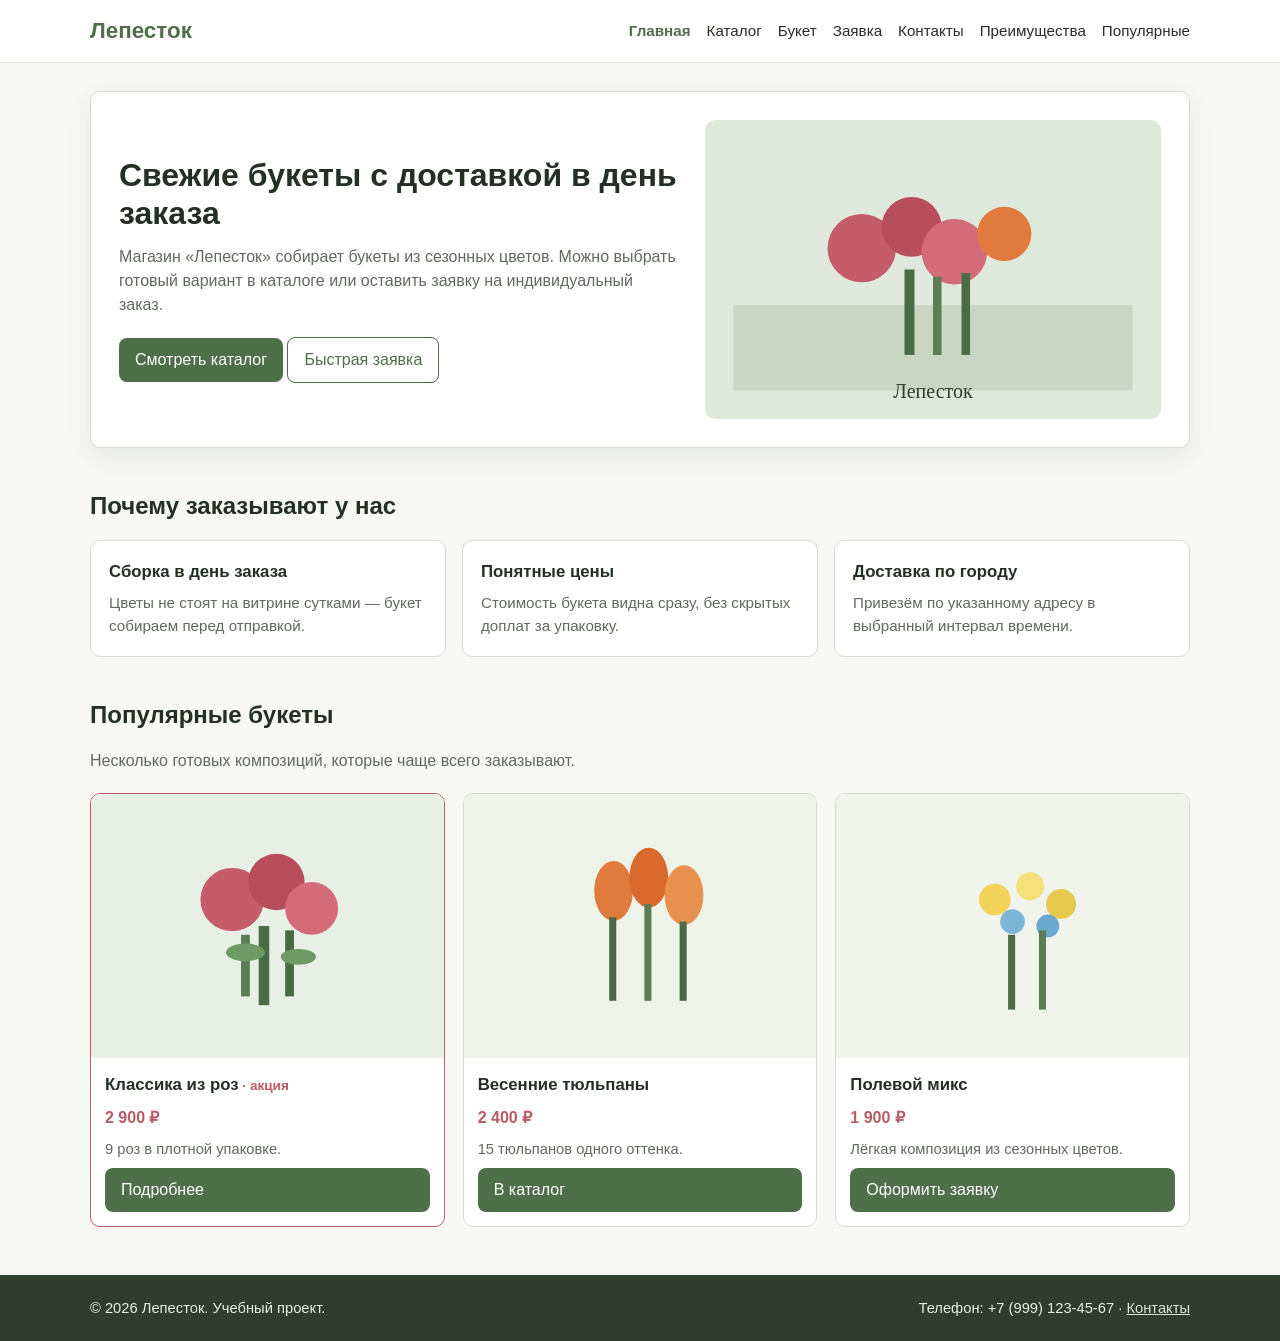
<file: index.html>
<!DOCTYPE html>
<html lang="ru">
<head>
  <meta charset="UTF-8">
  <meta name="viewport" content="width=device-width, initial-scale=1.0">
  <meta name="description" content="Лепесток — доставка свежих букетов по городу. Учебный интернет-магазин цветов.">
  <title>Лепесток — цветочный магазин</title>
  <link rel="stylesheet" href="css/style.css">
</head>
<body class="page">
  <header class="header">
    <div class="container header__inner">
      <a class="header__logo" href="index.html">Лепесток</a>
      <nav class="nav" aria-label="Основная навигация">
        <ul class="nav__list">
          <li><a class="nav__link nav__link--active" href="index.html">Главная</a></li>
          <li><a class="nav__link" href="catalog.html">Каталог</a></li>
          <li><a class="nav__link" href="product.html">Букет</a></li>
          <li><a class="nav__link" href="order.html">Заявка</a></li>
          <li><a class="nav__link" href="contacts.html">Контакты</a></li>
          <li><a class="nav__link" href="index.html#advantages">Преимущества</a></li>
          <li><a class="nav__link" href="index.html#popular">Популярные</a></li>
        </ul>
      </nav>
    </div>
  </header>

  <main class="main">
    <div class="container">
      <section class="hero">
        <div class="hero__content">
          <h1 class="hero__title">Свежие букеты с доставкой в день заказа</h1>
          <p class="hero__text">
            Магазин «Лепесток» собирает букеты из сезонных цветов.
            Можно выбрать готовый вариант в каталоге или оставить заявку на индивидуальный заказ.
          </p>
          <a class="button" href="catalog.html">Смотреть каталог</a>
          <button class="button button--ghost" type="button" data-modal-open>Быстрая заявка</button>
        </div>
        <img class="hero__image" src="images/hero.svg" alt="Витрина цветочного магазина Лепесток">
      </section>

      <section class="section" id="advantages">
        <h2 class="section__title">Почему заказывают у нас</h2>
        <div class="advantages">
          <article class="advantage">
            <h3 class="advantage__title">Сборка в день заказа</h3>
            <p class="advantage__text">Цветы не стоят на витрине сутками — букет собираем перед отправкой.</p>
          </article>
          <article class="advantage">
            <h3 class="advantage__title">Понятные цены</h3>
            <p class="advantage__text">Стоимость букета видна сразу, без скрытых доплат за упаковку.</p>
          </article>
          <article class="advantage">
            <h3 class="advantage__title">Доставка по городу</h3>
            <p class="advantage__text">Привезём по указанному адресу в выбранный интервал времени.</p>
          </article>
        </div>
      </section>

      <section class="section" id="popular">
        <h2 class="section__title">Популярные букеты</h2>
        <p class="section__text">Несколько готовых композиций, которые чаще всего заказывают.</p>
        <div class="products">
          <article class="product-card product-card--sale">
            <img class="product-card__image" src="images/bouquet-1.svg" alt="Букет красных роз">
            <div class="product-card__body">
              <h3 class="product-card__title">Классика из роз</h3>
              <p class="product-card__price">2 900 ₽</p>
              <p class="product-card__text">9 роз в плотной упаковке.</p>
              <a class="button" href="product.html">Подробнее</a>
            </div>
          </article>
          <article class="product-card">
            <img class="product-card__image" src="images/bouquet-2.svg" alt="Букет тюльпанов">
            <div class="product-card__body">
              <h3 class="product-card__title">Весенние тюльпаны</h3>
              <p class="product-card__price">2 400 ₽</p>
              <p class="product-card__text">15 тюльпанов одного оттенка.</p>
              <a class="button" href="catalog.html">В каталог</a>
            </div>
          </article>
          <article class="product-card">
            <img class="product-card__image" src="images/bouquet-3.svg" alt="Букет полевых цветов">
            <div class="product-card__body">
              <h3 class="product-card__title">Полевой микс</h3>
              <p class="product-card__price">1 900 ₽</p>
              <p class="product-card__text">Лёгкая композиция из сезонных цветов.</p>
              <a class="button" href="order.html">Оформить заявку</a>
            </div>
          </article>
        </div>
      </section>
    </div>
  </main>

  <footer class="footer" id="contacts">
    <div class="container footer__inner">
      <p class="footer__text">© 2026 Лепесток. Учебный проект.</p>
      <p class="footer__text">Телефон: +7 (999) 123-45-67 · <a href="contacts.html">Контакты</a></p>
    </div>
  </footer>

  <div class="modal" id="order-modal" aria-hidden="true">
    <div class="modal__overlay" data-modal-close></div>
    <div class="modal__dialog" role="dialog" aria-modal="true" aria-labelledby="modal-title">
      <div class="modal__header">
        <h2 class="modal__title" id="modal-title">Заявка на букет</h2>
        <button class="modal__close" type="button" data-modal-close aria-label="Закрыть">×</button>
      </div>
      <form class="form" id="order-form" novalidate>
        <div class="form__group">
          <label class="form__label" for="order-name">Имя *</label>
          <input class="form__input" id="order-name" name="name" type="text" required>
          <p class="form__error">Укажите имя (минимум 2 символа).</p>
        </div>
        <div class="form__group">
          <label class="form__label" for="order-phone">Телефон *</label>
          <input class="form__input" id="order-phone" name="phone" type="tel" placeholder="+7 999 123-45-67" required>
          <p class="form__error">Введите телефон в формате +7 или 8XXXXXXXXXX.</p>
        </div>
        <div class="form__group">
          <label class="form__label" for="order-comment">Комментарий</label>
          <textarea class="form__textarea" id="order-comment" name="comment" placeholder="Например: нужен букет к 18:00"></textarea>
        </div>
        <button class="button" type="submit">Отправить</button>
        <p class="form__hint">Поля со звёздочкой обязательны.</p>
      </form>
    </div>
  </div>

  <script src="js/main.js"></script>
</body>
</html>
</file>
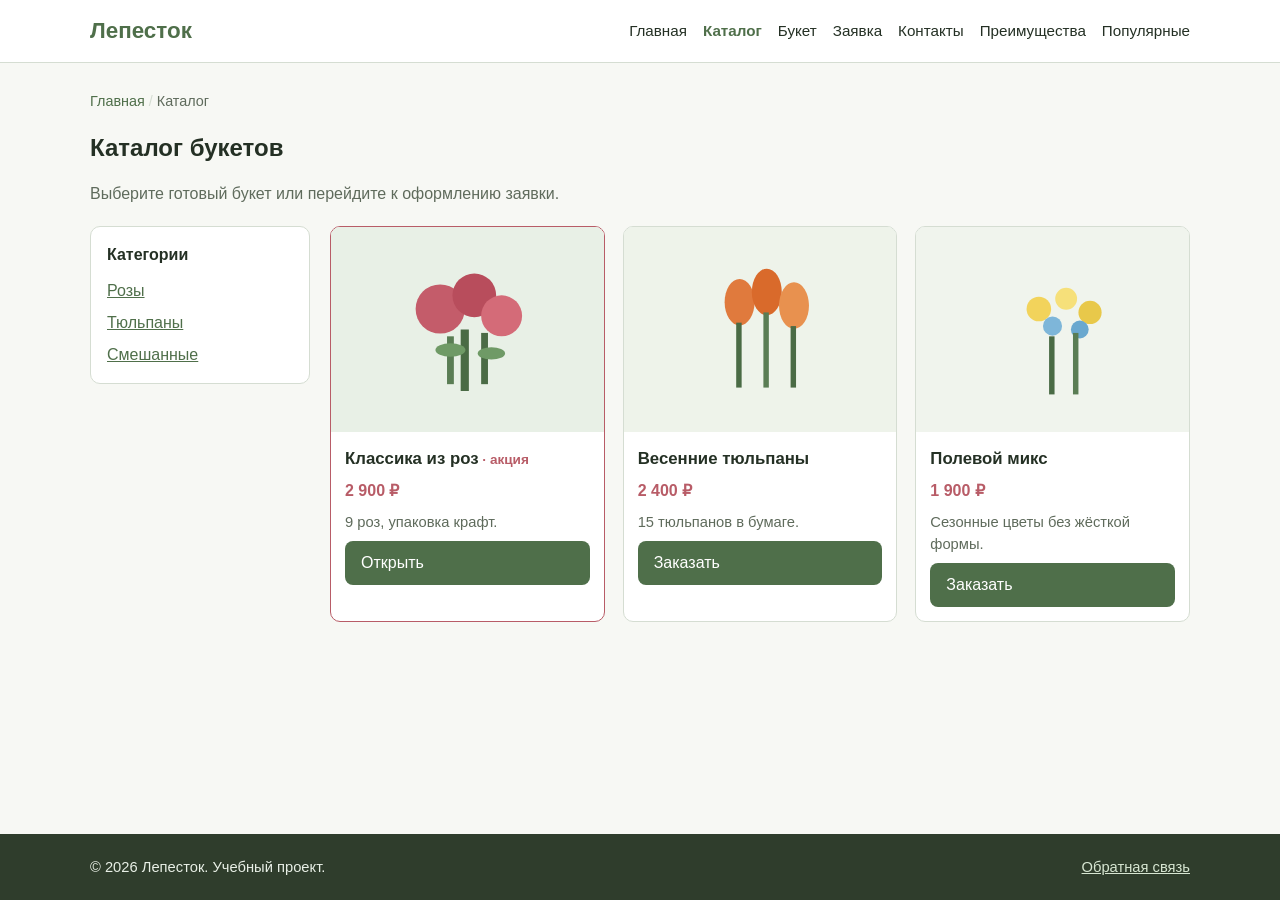
<file: catalog.html>
<!DOCTYPE html>
<html lang="ru">
<head>
  <meta charset="UTF-8">
  <meta name="viewport" content="width=device-width, initial-scale=1.0">
  <meta name="description" content="Каталог букетов магазина Лепесток: розы, тюльпаны, сезонные композиции.">
  <title>Каталог — Лепесток</title>
  <link rel="stylesheet" href="css/style.css">
</head>
<body class="page">
  <header class="header">
    <div class="container header__inner">
      <a class="header__logo" href="index.html">Лепесток</a>
      <nav class="nav" aria-label="Основная навигация">
        <ul class="nav__list">
          <li><a class="nav__link" href="index.html">Главная</a></li>
          <li><a class="nav__link nav__link--active" href="catalog.html">Каталог</a></li>
          <li><a class="nav__link" href="product.html">Букет</a></li>
          <li><a class="nav__link" href="order.html">Заявка</a></li>
          <li><a class="nav__link" href="contacts.html">Контакты</a></li>
          <li><a class="nav__link" href="index.html#advantages">Преимущества</a></li>
          <li><a class="nav__link" href="index.html#popular">Популярные</a></li>
        </ul>
      </nav>
    </div>
  </header>

  <main class="main">
    <div class="container">
      <nav class="breadcrumbs" aria-label="Хлебные крошки">
        <a href="index.html">Главная</a>
        <span>Каталог</span>
      </nav>

      <h1 class="section__title">Каталог букетов</h1>
      <p class="section__text">Выберите готовый букет или перейдите к оформлению заявки.</p>

      <div class="catalog-layout">
        <aside class="catalog-filters">
          <h2 class="catalog-filters__title">Категории</h2>
          <ul class="catalog-filters__list">
            <li><a href="#roses">Розы</a></li>
            <li><a href="#tulips">Тюльпаны</a></li>
            <li><a href="#mixed">Смешанные</a></li>
          </ul>
        </aside>

        <section class="catalog-products" aria-label="Список букетов">
          <div class="products">
            <article class="product-card product-card--sale" id="roses">
              <img class="product-card__image" src="images/bouquet-1.svg" alt="Букет красных роз">
              <div class="product-card__body">
                <h2 class="product-card__title">Классика из роз</h2>
                <p class="product-card__price">2 900 ₽</p>
                <p class="product-card__text">9 роз, упаковка крафт.</p>
                <a class="button" href="product.html">Открыть</a>
              </div>
            </article>

            <article class="product-card" id="tulips">
              <img class="product-card__image" src="images/bouquet-2.svg" alt="Букет тюльпанов">
              <div class="product-card__body">
                <h2 class="product-card__title">Весенние тюльпаны</h2>
                <p class="product-card__price">2 400 ₽</p>
                <p class="product-card__text">15 тюльпанов в бумаге.</p>
                <a class="button" href="order.html">Заказать</a>
              </div>
            </article>

            <article class="product-card" id="mixed">
              <img class="product-card__image" src="images/bouquet-3.svg" alt="Букет полевых цветов">
              <div class="product-card__body">
                <h2 class="product-card__title">Полевой микс</h2>
                <p class="product-card__price">1 900 ₽</p>
                <p class="product-card__text">Сезонные цветы без жёсткой формы.</p>
                <a class="button" href="order.html">Заказать</a>
              </div>
            </article>
          </div>
        </section>
      </div>
    </div>
  </main>

  <footer class="footer">
    <div class="container footer__inner">
      <p class="footer__text">© 2026 Лепесток. Учебный проект.</p>
      <p class="footer__text"><a href="index.html#contacts">Обратная связь</a></p>
    </div>
  </footer>
</body>
</html>
</file>
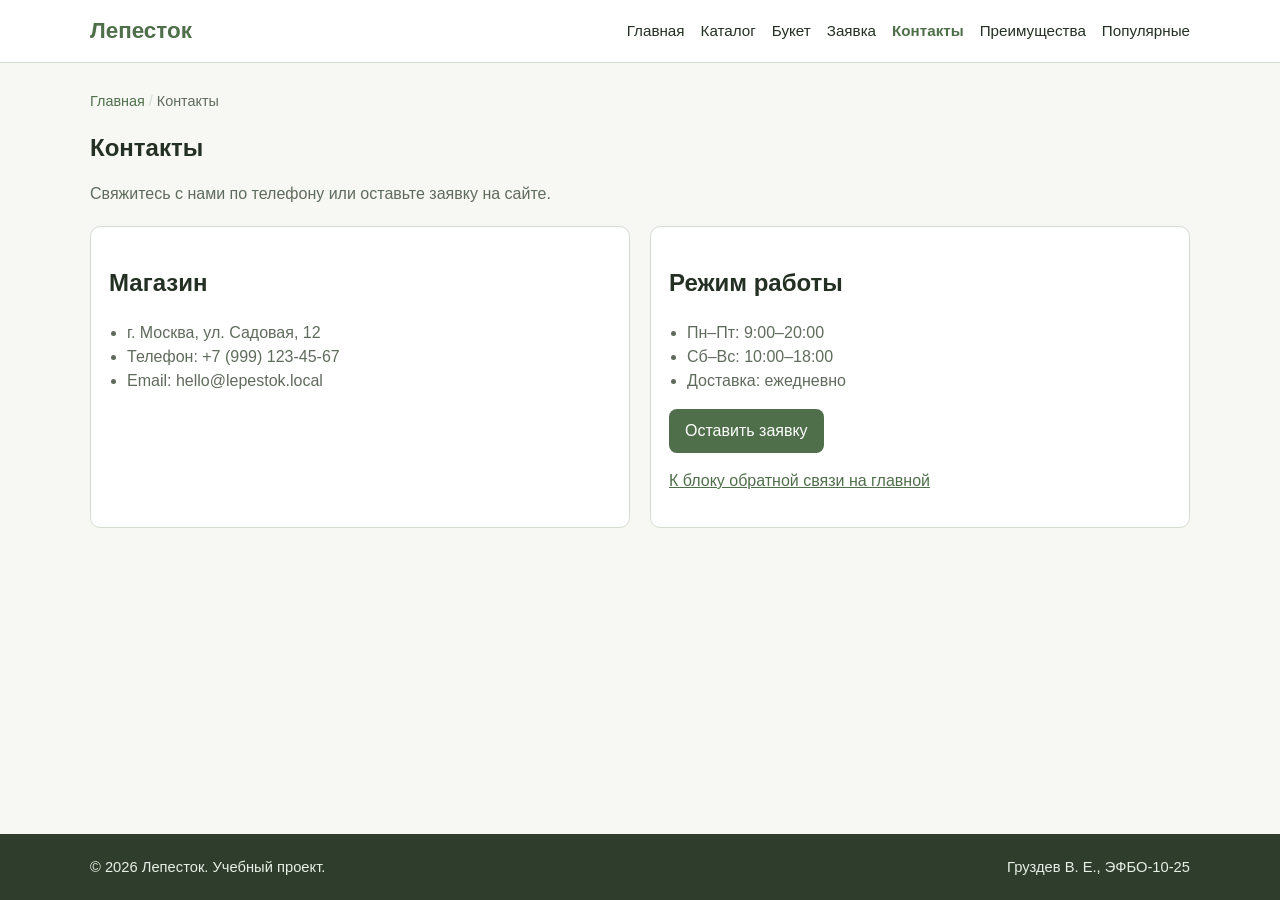
<file: contacts.html>
<!DOCTYPE html>
<html lang="ru">
<head>
  <meta charset="UTF-8">
  <meta name="viewport" content="width=device-width, initial-scale=1.0">
  <meta name="description" content="Контакты цветочного магазина Лепесток: адрес, телефон, режим работы.">
  <title>Контакты — Лепесток</title>
  <link rel="stylesheet" href="css/style.css">
</head>
<body class="page">
  <header class="header">
    <div class="container header__inner">
      <a class="header__logo" href="index.html">Лепесток</a>
      <nav class="nav" aria-label="Основная навигация">
        <ul class="nav__list">
          <li><a class="nav__link" href="index.html">Главная</a></li>
          <li><a class="nav__link" href="catalog.html">Каталог</a></li>
          <li><a class="nav__link" href="product.html">Букет</a></li>
          <li><a class="nav__link" href="order.html">Заявка</a></li>
          <li><a class="nav__link nav__link--active" href="contacts.html">Контакты</a></li>
          <li><a class="nav__link" href="index.html#advantages">Преимущества</a></li>
          <li><a class="nav__link" href="index.html#popular">Популярные</a></li>
        </ul>
      </nav>
    </div>
  </header>

  <main class="main">
    <div class="container">
      <nav class="breadcrumbs" aria-label="Хлебные крошки">
        <a href="index.html">Главная</a>
        <span>Контакты</span>
      </nav>

      <h1 class="section__title">Контакты</h1>
      <p class="section__text">Свяжитесь с нами по телефону или оставьте заявку на сайте.</p>

      <div class="contacts">
        <section class="contacts__card">
          <h2>Магазин</h2>
          <ul class="contacts__list">
            <li>г. Москва, ул. Садовая, 12</li>
            <li>Телефон: +7 (999) 123-45-67</li>
            <li>Email: hello@lepestok.local</li>
          </ul>
        </section>
        <section class="contacts__card">
          <h2>Режим работы</h2>
          <ul class="contacts__list">
            <li>Пн–Пт: 9:00–20:00</li>
            <li>Сб–Вс: 10:00–18:00</li>
            <li>Доставка: ежедневно</li>
          </ul>
          <p><a class="button" href="order.html">Оставить заявку</a></p>
          <p><a href="index.html#contacts">К блоку обратной связи на главной</a></p>
        </section>
      </div>
    </div>
  </main>

  <footer class="footer">
    <div class="container footer__inner">
      <p class="footer__text">© 2026 Лепесток. Учебный проект.</p>
      <p class="footer__text">Груздев В. Е., ЭФБО-10-25</p>
    </div>
  </footer>
</body>
</html>
</file>
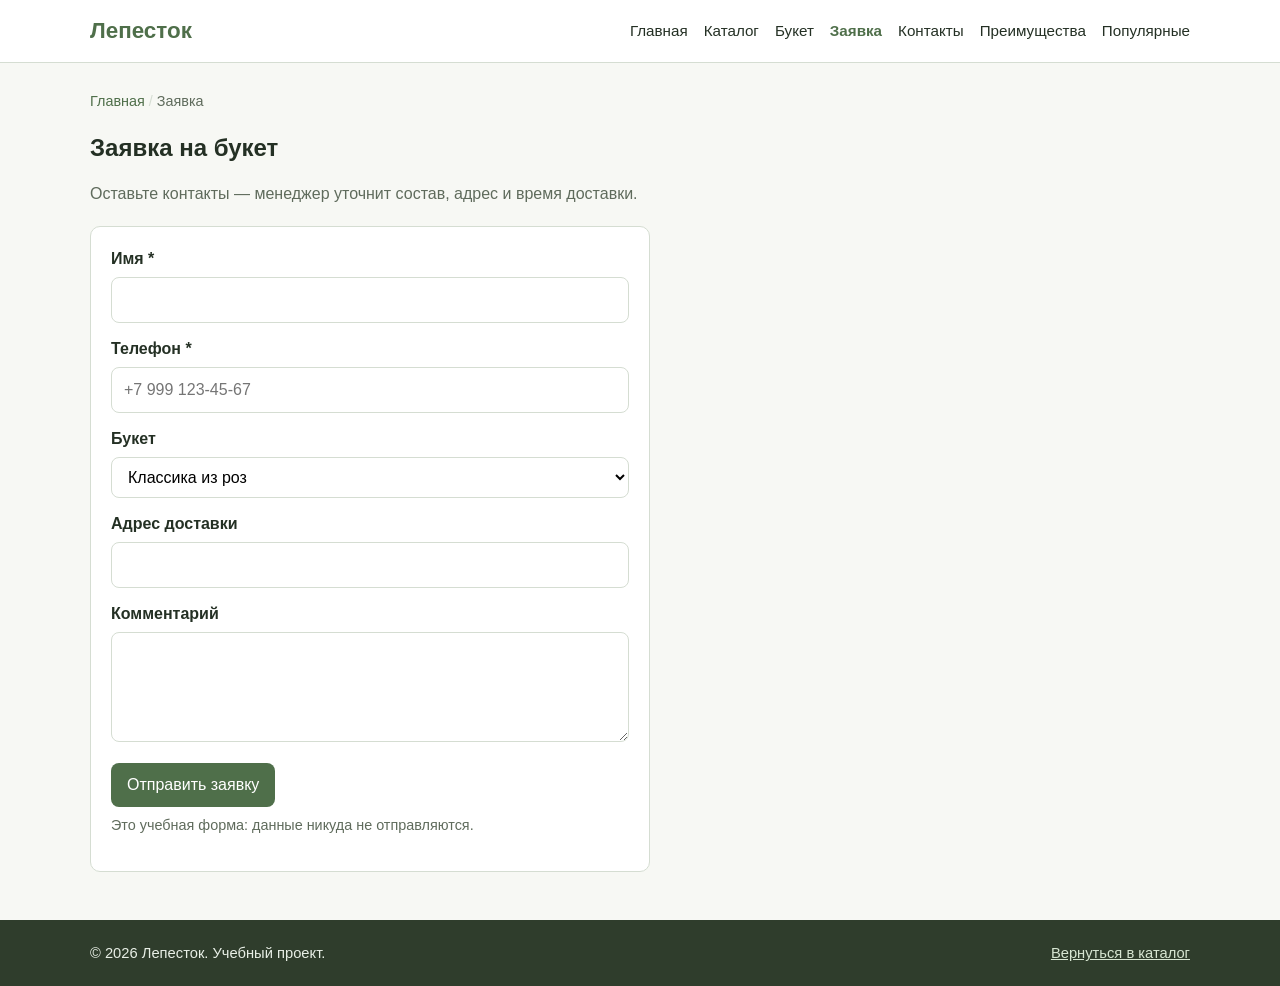
<file: order.html>
<!DOCTYPE html>
<html lang="ru">
<head>
  <meta charset="UTF-8">
  <meta name="viewport" content="width=device-width, initial-scale=1.0">
  <meta name="description" content="Форма заявки на букет в магазине Лепесток.">
  <title>Заявка — Лепесток</title>
  <link rel="stylesheet" href="css/style.css">
</head>
<body class="page">
  <header class="header">
    <div class="container header__inner">
      <a class="header__logo" href="index.html">Лепесток</a>
      <nav class="nav" aria-label="Основная навигация">
        <ul class="nav__list">
          <li><a class="nav__link" href="index.html">Главная</a></li>
          <li><a class="nav__link" href="catalog.html">Каталог</a></li>
          <li><a class="nav__link" href="product.html">Букет</a></li>
          <li><a class="nav__link nav__link--active" href="order.html">Заявка</a></li>
          <li><a class="nav__link" href="contacts.html">Контакты</a></li>
          <li><a class="nav__link" href="index.html#advantages">Преимущества</a></li>
          <li><a class="nav__link" href="index.html#popular">Популярные</a></li>
        </ul>
      </nav>
    </div>
  </header>

  <main class="main">
    <div class="container">
      <nav class="breadcrumbs" aria-label="Хлебные крошки">
        <a href="index.html">Главная</a>
        <span>Заявка</span>
      </nav>

      <h1 class="section__title">Заявка на букет</h1>
      <p class="section__text">Оставьте контакты — менеджер уточнит состав, адрес и время доставки.</p>

      <form class="form" id="page-order-form" novalidate>
        <div class="form__group">
          <label class="form__label" for="name">Имя *</label>
          <input class="form__input" id="name" name="name" type="text" required>
          <p class="form__error">Укажите имя.</p>
        </div>
        <div class="form__group">
          <label class="form__label" for="phone">Телефон *</label>
          <input class="form__input" id="phone" name="phone" type="tel" placeholder="+7 999 123-45-67" required>
          <p class="form__error">Проверьте номер телефона.</p>
        </div>
        <div class="form__group">
          <label class="form__label" for="bouquet">Букет</label>
          <select class="form__select" id="bouquet" name="bouquet">
            <option value="roses">Классика из роз</option>
            <option value="tulips">Весенние тюльпаны</option>
            <option value="mixed">Полевой микс</option>
            <option value="custom">Свой вариант</option>
          </select>
        </div>
        <div class="form__group">
          <label class="form__label" for="address">Адрес доставки</label>
          <input class="form__input" id="address" name="address" type="text">
        </div>
        <div class="form__group">
          <label class="form__label" for="comment">Комментарий</label>
          <textarea class="form__textarea" id="comment" name="comment"></textarea>
        </div>
        <button class="button" type="submit">Отправить заявку</button>
        <p class="form__hint">Это учебная форма: данные никуда не отправляются.</p>
      </form>
    </div>
  </main>

  <footer class="footer">
    <div class="container footer__inner">
      <p class="footer__text">© 2026 Лепесток. Учебный проект.</p>
      <p class="footer__text"><a href="catalog.html">Вернуться в каталог</a></p>
    </div>
  </footer>

  <script>
    document.getElementById("page-order-form").addEventListener("submit", function (event) {
      event.preventDefault();
      var name = document.getElementById("name");
      var phone = document.getElementById("phone");
      var ok = true;

      function mark(input, bad) {
        var group = input.closest(".form__group");
        if (bad) {
          group.classList.add("form__group--invalid");
          ok = false;
        } else {
          group.classList.remove("form__group--invalid");
        }
      }

      mark(name, name.value.trim().length < 2);
      mark(phone, !/^(\+7|8)[\s\-]?\(?\d{3}\)?[\s\-]?\d{3}[\s\-]?\d{2}[\s\-]?\d{2}$/.test(phone.value.trim()));

      if (ok) {
        alert("Заявка сохранена локально. Спасибо!");
        event.target.reset();
      }
    });
  </script>
</body>
</html>
</file>
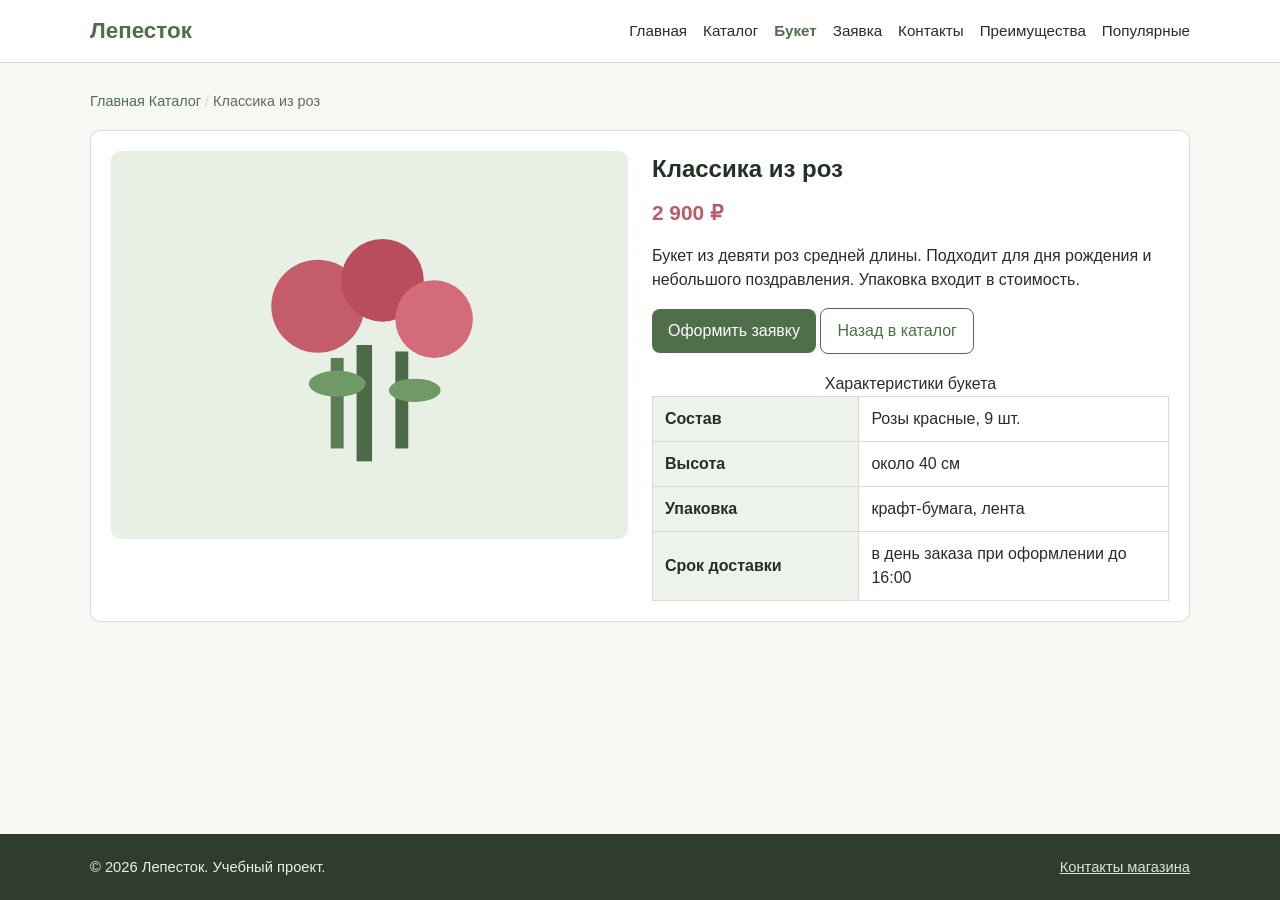
<file: product.html>
<!DOCTYPE html>
<html lang="ru">
<head>
  <meta charset="UTF-8">
  <meta name="viewport" content="width=device-width, initial-scale=1.0">
  <meta name="description" content="Карточка букета «Классика из роз» в магазине Лепесток.">
  <title>Классика из роз — Лепесток</title>
  <link rel="stylesheet" href="css/style.css">
</head>
<body class="page">
  <header class="header">
    <div class="container header__inner">
      <a class="header__logo" href="index.html">Лепесток</a>
      <nav class="nav" aria-label="Основная навигация">
        <ul class="nav__list">
          <li><a class="nav__link" href="index.html">Главная</a></li>
          <li><a class="nav__link" href="catalog.html">Каталог</a></li>
          <li><a class="nav__link nav__link--active" href="product.html">Букет</a></li>
          <li><a class="nav__link" href="order.html">Заявка</a></li>
          <li><a class="nav__link" href="contacts.html">Контакты</a></li>
          <li><a class="nav__link" href="index.html#advantages">Преимущества</a></li>
          <li><a class="nav__link" href="index.html#popular">Популярные</a></li>
        </ul>
      </nav>
    </div>
  </header>

  <main class="main">
    <div class="container">
      <nav class="breadcrumbs" aria-label="Хлебные крошки">
        <a href="index.html">Главная</a>
        <a href="catalog.html">Каталог</a>
        <span>Классика из роз</span>
      </nav>

      <article class="product-page">
        <img class="product-page__image" src="images/bouquet-1.svg" alt="Букет из девяти красных роз">
        <div class="product-page__content">
          <h1 class="product-page__title">Классика из роз</h1>
          <p class="product-page__price">2 900 ₽</p>
          <p>
            Букет из девяти роз средней длины. Подходит для дня рождения
            и небольшого поздравления. Упаковка входит в стоимость.
          </p>
          <a class="button" href="order.html">Оформить заявку</a>
          <a class="button button--ghost" href="catalog.html">Назад в каталог</a>

          <div class="table-wrap">
            <table class="specs-table">
              <caption>Характеристики букета</caption>
              <tbody>
                <tr>
                  <th scope="row">Состав</th>
                  <td>Розы красные, 9 шт.</td>
                </tr>
                <tr>
                  <th scope="row">Высота</th>
                  <td>около 40 см</td>
                </tr>
                <tr>
                  <th scope="row">Упаковка</th>
                  <td>крафт-бумага, лента</td>
                </tr>
                <tr>
                  <th scope="row">Срок доставки</th>
                  <td>в день заказа при оформлении до 16:00</td>
                </tr>
              </tbody>
            </table>
          </div>
        </div>
      </article>
    </div>
  </main>

  <footer class="footer">
    <div class="container footer__inner">
      <p class="footer__text">© 2026 Лепесток. Учебный проект.</p>
      <p class="footer__text"><a href="contacts.html">Контакты магазина</a></p>
    </div>
  </footer>
</body>
</html>
</file>
<file: css/style.css>
:root {
  --color-bg: #f7f8f4;
  --color-surface: #ffffff;
  --color-text: #243024;
  --color-muted: #5f6b5c;
  --color-primary: #4f6f4a;
  --color-primary-dark: #3d5739;
  --color-accent: #b85c67;
  --color-border: #d5ddd2;
  --color-focus: #2f6fed;
  --shadow: 0 8px 24px rgba(36, 48, 36, 0.08);
  --radius: 10px;
  --container: 1100px;
  --font-main: "Segoe UI", Arial, sans-serif;
}

*,
*::before,
*::after {
  box-sizing: border-box;
}

html {
  scroll-behavior: smooth;
}

body {
  margin: 0;
  font-family: var(--font-main);
  color: var(--color-text);
  background: var(--color-bg);
  line-height: 1.5;
}

img {
  max-width: 100%;
  height: auto;
  display: block;
}

a {
  color: var(--color-primary);
}

a:hover {
  color: var(--color-primary-dark);
}

a:focus-visible,
button:focus-visible,
input:focus-visible,
select:focus-visible,
textarea:focus-visible {
  outline: 2px solid var(--color-focus);
  outline-offset: 2px;
}

.container {
  width: min(100% - 32px, var(--container));
  margin-inline: auto;
}

.page {
  min-height: 100vh;
  display: flex;
  flex-direction: column;
}

.header {
  background: var(--color-surface);
  border-bottom: 1px solid var(--color-border);
  position: sticky;
  top: 0;
  z-index: 20;
}

.header__inner {
  display: flex;
  align-items: center;
  justify-content: space-between;
  gap: 16px;
  padding: 14px 0;
  flex-wrap: wrap;
}

.header__logo {
  font-size: 1.4rem;
  font-weight: 700;
  color: var(--color-primary);
  text-decoration: none;
}

.nav__list {
  list-style: none;
  margin: 0;
  padding: 0;
  display: flex;
  flex-wrap: wrap;
  gap: 8px 16px;
}

.nav__link {
  text-decoration: none;
  color: var(--color-text);
  font-size: 0.95rem;
}

.nav__link:hover {
  color: var(--color-primary);
}

.nav__link--active {
  color: var(--color-primary);
  font-weight: 600;
}

.main {
  flex: 1;
  padding: 28px 0 48px;
}

.hero {
  display: grid;
  grid-template-columns: 1.1fr 0.9fr;
  gap: 28px;
  align-items: center;
  background: var(--color-surface);
  border: 1px solid var(--color-border);
  border-radius: var(--radius);
  padding: 28px;
  box-shadow: var(--shadow);
}

.hero__title {
  margin: 0 0 12px;
  font-size: 2rem;
  line-height: 1.2;
}

.hero__text {
  margin: 0 0 20px;
  color: var(--color-muted);
}

.hero__image {
  border-radius: var(--radius);
  width: 100%;
  object-fit: cover;
}

.button {
  display: inline-block;
  border: none;
  border-radius: 8px;
  padding: 10px 16px;
  background: var(--color-primary);
  color: #fff;
  text-decoration: none;
  cursor: pointer;
  font: inherit;
}

.button:hover {
  background: var(--color-primary-dark);
  color: #fff;
}

.button--ghost {
  background: transparent;
  color: var(--color-primary);
  border: 1px solid var(--color-primary);
}

.button--ghost:hover {
  background: var(--color-primary);
  color: #fff;
}

.section {
  margin-top: 40px;
}

.section__title {
  margin: 0 0 16px;
  font-size: 1.5rem;
}

.section__text {
  margin: 0 0 20px;
  color: var(--color-muted);
}

.advantages {
  display: grid;
  grid-template-columns: repeat(3, 1fr);
  gap: 16px;
}

.advantage {
  background: var(--color-surface);
  border: 1px solid var(--color-border);
  border-radius: var(--radius);
  padding: 18px;
}

.advantage__title {
  margin: 0 0 8px;
  font-size: 1.05rem;
}

.advantage__text {
  margin: 0;
  color: var(--color-muted);
  font-size: 0.95rem;
}

.products {
  display: grid;
  grid-template-columns: repeat(3, 1fr);
  gap: 18px;
}

.product-card {
  background: var(--color-surface);
  border: 1px solid var(--color-border);
  border-radius: var(--radius);
  overflow: hidden;
  display: flex;
  flex-direction: column;
}

.product-card__image {
  width: 100%;
  aspect-ratio: 4 / 3;
  object-fit: cover;
  background: #e8efe6;
}

.product-card__body {
  padding: 14px;
  display: flex;
  flex-direction: column;
  gap: 8px;
  flex: 1;
}

.product-card__title {
  margin: 0;
  font-size: 1.05rem;
}

.product-card__price {
  margin: 0;
  font-weight: 700;
  color: var(--color-accent);
}

.product-card__text {
  margin: 0;
  color: var(--color-muted);
  font-size: 0.92rem;
}

.product-card--sale {
  border-color: var(--color-accent);
}

.product-card--sale .product-card__title::after {
  content: " · акция";
  color: var(--color-accent);
  font-size: 0.85rem;
  font-weight: 600;
}

.breadcrumbs {
  margin-bottom: 18px;
  font-size: 0.9rem;
  color: var(--color-muted);
}

.breadcrumbs a {
  text-decoration: none;
}

.breadcrumbs span::before {
  content: " / ";
  color: var(--color-border);
}

.catalog-layout {
  display: grid;
  grid-template-columns: 220px 1fr;
  gap: 20px;
  align-items: start;
}

.catalog-filters {
  background: var(--color-surface);
  border: 1px solid var(--color-border);
  border-radius: var(--radius);
  padding: 16px;
}

.catalog-filters__title {
  margin: 0 0 12px;
  font-size: 1rem;
}

.catalog-filters__list {
  list-style: none;
  margin: 0;
  padding: 0;
  display: flex;
  flex-direction: column;
  gap: 8px;
}

.product-page {
  display: grid;
  grid-template-columns: 1fr 1fr;
  gap: 24px;
  background: var(--color-surface);
  border: 1px solid var(--color-border);
  border-radius: var(--radius);
  padding: 20px;
}

.product-page__image {
  width: 100%;
  border-radius: var(--radius);
  background: #e8efe6;
}

.product-page__title {
  margin: 0 0 10px;
}

.product-page__price {
  margin: 0 0 14px;
  font-size: 1.3rem;
  color: var(--color-accent);
  font-weight: 700;
}

.table-wrap {
  overflow-x: auto;
  margin-top: 18px;
}

.specs-table {
  width: 100%;
  border-collapse: collapse;
  background: var(--color-surface);
}

.specs-table th,
.specs-table td {
  border: 1px solid var(--color-border);
  padding: 10px 12px;
  text-align: left;
}

.specs-table th {
  background: #edf3ea;
  width: 40%;
}

.form {
  background: var(--color-surface);
  border: 1px solid var(--color-border);
  border-radius: var(--radius);
  padding: 20px;
  max-width: 560px;
}

.form__group {
  margin-bottom: 14px;
}

.form__label {
  display: block;
  margin-bottom: 6px;
  font-weight: 600;
}

.form__input,
.form__select,
.form__textarea {
  width: 100%;
  padding: 10px 12px;
  border: 1px solid var(--color-border);
  border-radius: 8px;
  font: inherit;
  background: #fff;
}

.form__textarea {
  min-height: 110px;
  resize: vertical;
}

.form__error {
  display: none;
  margin-top: 6px;
  color: #a33a3a;
  font-size: 0.88rem;
}

.form__group--invalid .form__error {
  display: block;
}

.form__group--invalid .form__input,
.form__group--invalid .form__select,
.form__group--invalid .form__textarea {
  border-color: #a33a3a;
}

.form__hint {
  margin-top: 8px;
  color: var(--color-muted);
  font-size: 0.9rem;
}

.contacts {
  display: grid;
  grid-template-columns: 1fr 1fr;
  gap: 20px;
}

.contacts__card {
  background: var(--color-surface);
  border: 1px solid var(--color-border);
  border-radius: var(--radius);
  padding: 18px;
}

.contacts__list {
  margin: 0;
  padding-left: 18px;
  color: var(--color-muted);
}

.footer {
  background: #2f3d2c;
  color: #e8efe6;
  padding: 22px 0;
  margin-top: auto;
}

.footer a {
  color: #d7e6d2;
}

.footer__inner {
  display: flex;
  justify-content: space-between;
  gap: 16px;
  flex-wrap: wrap;
}

.footer__text {
  margin: 0;
  font-size: 0.92rem;
}

.modal {
  position: fixed;
  inset: 0;
  display: none;
  align-items: center;
  justify-content: center;
  padding: 16px;
  z-index: 50;
}

.modal.is-open {
  display: flex;
}

.modal__overlay {
  position: absolute;
  inset: 0;
  background: rgba(20, 28, 20, 0.55);
}

.modal__dialog {
  position: relative;
  z-index: 1;
  width: min(100%, 480px);
  background: var(--color-surface);
  border-radius: var(--radius);
  padding: 20px;
  box-shadow: var(--shadow);
}

.modal__header {
  display: flex;
  justify-content: space-between;
  align-items: center;
  gap: 12px;
  margin-bottom: 12px;
}

.modal__title {
  margin: 0;
  font-size: 1.2rem;
}

.modal__close {
  border: none;
  background: transparent;
  font-size: 1.4rem;
  cursor: pointer;
  line-height: 1;
  color: var(--color-muted);
}

body.modal-open {
  overflow: hidden;
}

@media (max-width: 900px) {
  .hero,
  .product-page,
  .contacts,
  .catalog-layout {
    grid-template-columns: 1fr;
  }

  .advantages,
  .products {
    grid-template-columns: 1fr 1fr;
  }
}

@media (max-width: 600px) {
  .advantages,
  .products {
    grid-template-columns: 1fr;
  }

  .hero__title {
    font-size: 1.55rem;
  }
}
</file>
